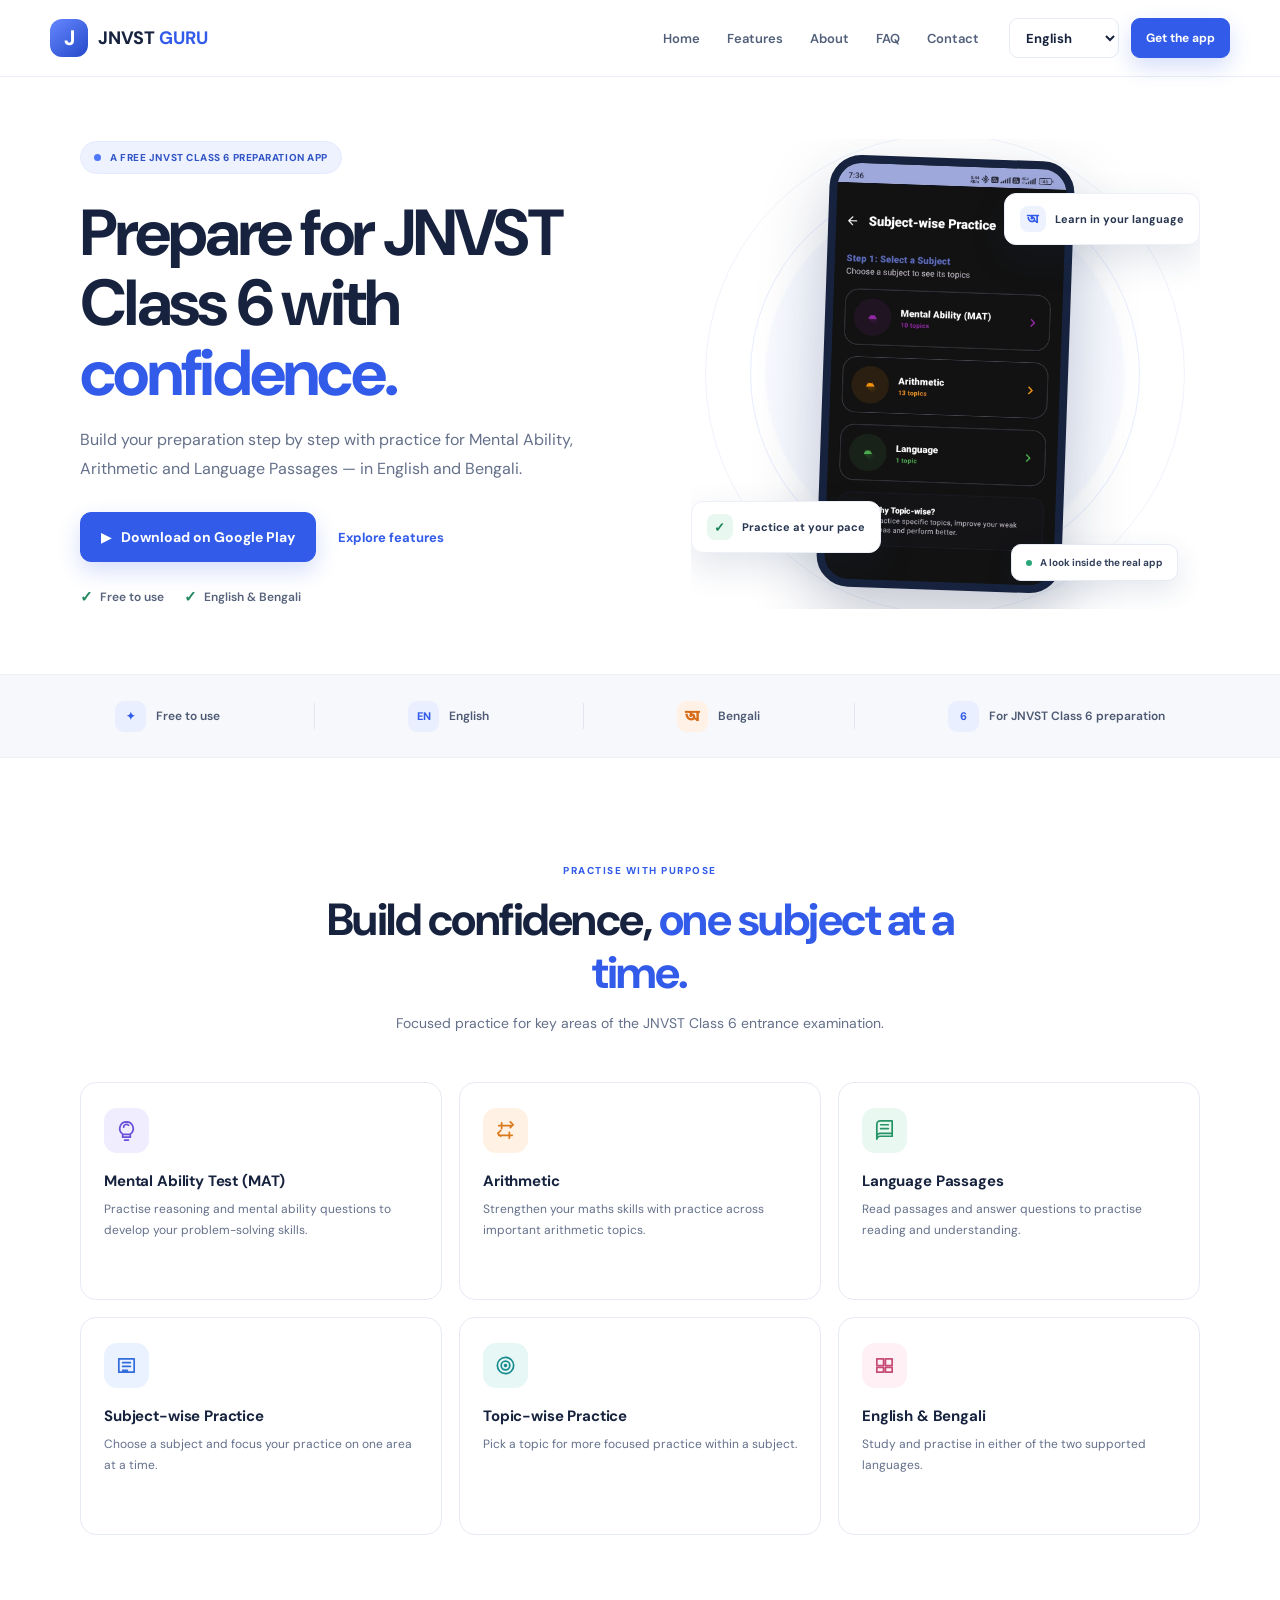
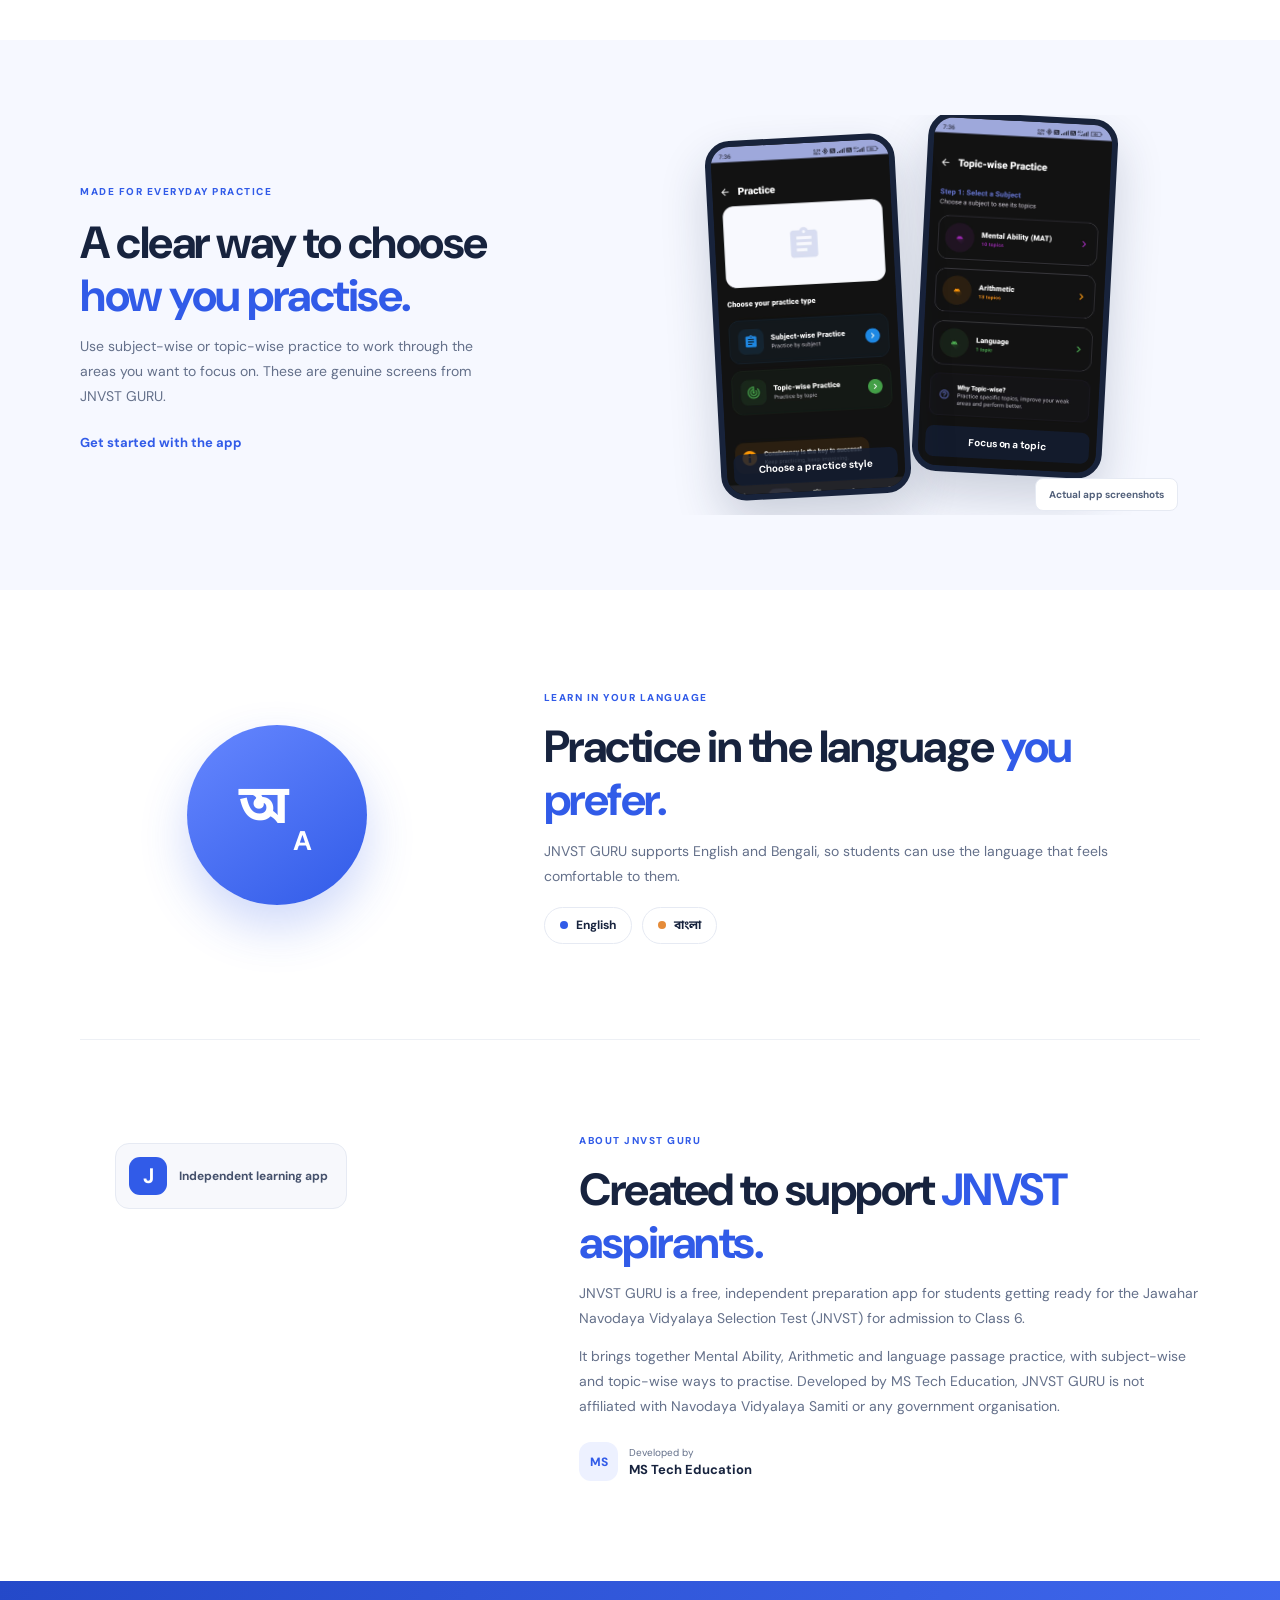
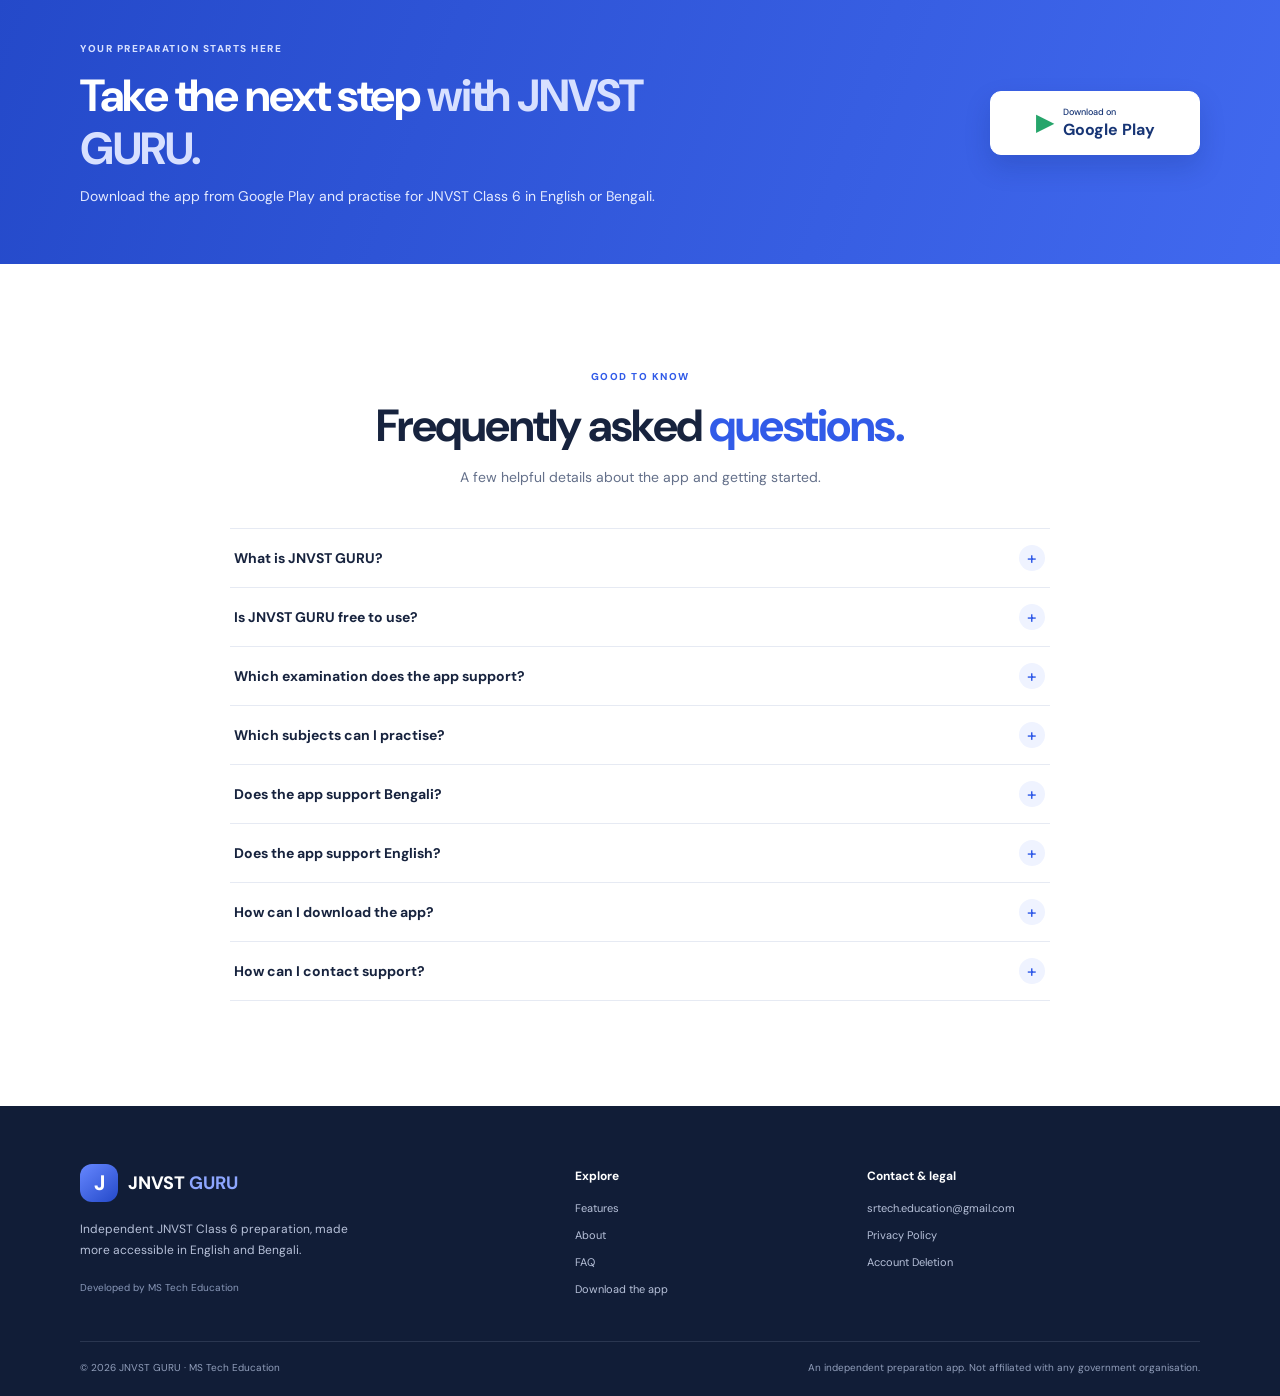
<file: index.html>
<!doctype html>
<html lang="en">
<head>
  <meta charset="utf-8">
  <meta name="viewport" content="width=device-width, initial-scale=1">
  <meta name="theme-color" content="#f7f9ff">
  <meta name="description" content="Prepare for JNVST Class 6 with free Mental Ability, Arithmetic and language passage practice in English and Bengali.">
  <meta name="robots" content="index, follow">
  <link rel="canonical" href="https://srtecheducation-lab.github.io/jnvst-guru-web/">
  <meta property="og:type" content="website">
  <meta property="og:site_name" content="JNVST GURU">
  <meta property="og:title" content="JNVST GURU — JNVST Class 6 Preparation">
  <meta property="og:description" content="Free JNVST Class 6 practice for Mental Ability, Arithmetic and language passages in English and Bengali.">
  <meta property="og:url" content="https://srtecheducation-lab.github.io/jnvst-guru-web/">
  <meta property="og:image" content="https://srtecheducation-lab.github.io/jnvst-guru-web/assets/images/screenshots/subject-wise-practice.jpeg">
  <meta property="og:image:alt" content="JNVST GURU app showing subject-wise practice options">
  <meta name="twitter:card" content="summary">
  <meta name="twitter:title" content="JNVST GURU — JNVST Class 6 Preparation">
  <meta name="twitter:description" content="Free JNVST Class 6 practice in English and Bengali.">
  <meta name="twitter:image:alt" content="JNVST GURU app showing subject-wise practice options">
  <meta name="twitter:image" content="https://srtecheducation-lab.github.io/jnvst-guru-web/assets/images/screenshots/subject-wise-practice.jpeg">
  <link rel="preconnect" href="https://fonts.googleapis.com">
  <link rel="preconnect" href="https://fonts.gstatic.com" crossorigin>
  <link rel="stylesheet" href="https://fonts.googleapis.com/css2?family=DM+Sans:wght@400;500;600;700;800&family=Noto+Sans+Bengali:wght@400;500;600;700;800&display=swap">
  <title>JNVST GURU — JNVST Class 6 Preparation</title>
  <link rel="icon" href="assets/images/favicon.svg" type="image/svg+xml">
  <link rel="preload" as="image" href="assets/images/screenshots/subject-wise-practice.jpeg">
  <link rel="stylesheet" href="assets/css/style.css?v=4">
  <script src="assets/js/main.js?v=4" defer></script>
</head>
<body>
  <a class="skip-link" href="#main" data-en="Skip to content" data-bn="মূল বিষয়বস্তুতে যান">Skip to content</a>
  <header class="site-header">
    <div class="header-inner">
      <a class="brand" href="#home" aria-label="JNVST GURU home" data-aria-en="JNVST GURU home" data-aria-bn="JNVST GURU হোম">
        <span class="brand-mark" aria-hidden="true">J</span>
        <span>JNVST <b>GURU</b></span>
      </a>
      <button class="menu-toggle" id="menu" type="button" aria-label="Open navigation" aria-expanded="false" aria-controls="nav">
        <span></span><span></span><span></span>
      </button>
      <nav class="site-nav" id="nav" aria-label="Main navigation" data-aria-en="Main navigation" data-aria-bn="মূল নেভিগেশন">
        <a href="#home" data-en="Home" data-bn="হোম">Home</a>
        <a href="#features" data-en="Features" data-bn="বৈশিষ্ট্য">Features</a>
        <a href="#about" data-en="About" data-bn="পরিচিতি">About</a>
        <a href="#faq" data-en="FAQ" data-bn="প্রশ্নোত্তর">FAQ</a>
        <a href="#contact" data-en="Contact" data-bn="যোগাযোগ">Contact</a>
      </nav>
      <div class="header-actions">
        <label class="language-select">
          <span class="sr-only" data-en="Select language" data-bn="ভাষা বেছে নিন">Select language</span>
          <select id="lang" aria-label="Select language">
            <option value="en">English</option>
            <option value="bn">বাংলা</option>
          </select>
        </label>
        <a class="button button-small" href="https://play.google.com/store/apps/details?id=com.jnvst.guru" target="_blank" rel="noopener noreferrer" data-en="Get the app" data-bn="অ্যাপ ডাউনলোড">Get the app</a>
      </div>
    </div>
  </header>

  <main id="main">
    <section class="hero section-wrap" id="home">
      <div class="hero-copy">
        <span class="eyebrow"><span class="eyebrow-dot" aria-hidden="true"></span><span data-en="A FREE JNVST CLASS 6 PREPARATION APP" data-bn="JNVST ষষ্ঠ শ্রেণির প্রস্তুতির বিনামূল্যের অ্যাপ">A FREE JNVST CLASS 6 PREPARATION APP</span></span>
        <h1 data-en="Prepare for JNVST Class 6 with <em>confidence.</em>" data-bn="আত্মবিশ্বাসের সঙ্গে JNVST ষষ্ঠ শ্রেণির পরীক্ষার <em>প্রস্তুতি নিন।</em>">Prepare for JNVST Class 6 with <em>confidence.</em></h1>
        <p class="hero-description" data-en="Build your preparation step by step with practice for Mental Ability, Arithmetic and Language Passages — in English and Bengali." data-bn="মানসিক দক্ষতা, পাটিগণিত ও ভাষার অনুচ্ছেদ অনুশীলনের মাধ্যমে ধাপে ধাপে প্রস্তুতি গড়ে তুলুন—বাংলা ও ইংরেজিতে।">Build your preparation step by step with practice for Mental Ability, Arithmetic and Language Passages — in English and Bengali.</p>
        <div class="hero-actions">
          <a class="button" href="https://play.google.com/store/apps/details?id=com.jnvst.guru" target="_blank" rel="noopener noreferrer"><span class="play-icon" aria-hidden="true">▶</span><span data-en="Download on Google Play" data-bn="Google Play থেকে ডাউনলোড করুন">Download on Google Play</span></a>
          <a class="text-link" href="#features" data-en="Explore features" data-bn="বৈশিষ্ট্যগুলি দেখুন">Explore features <span aria-hidden="true">→</span></a>
        </div>
        <div class="hero-notes">
          <span><span class="check" aria-hidden="true">✓</span><span data-en="Free to use" data-bn="বিনামূল্যে ব্যবহার করুন">Free to use</span></span>
          <span><span class="check" aria-hidden="true">✓</span><span data-en="English & Bengali" data-bn="বাংলা ও ইংরেজি">English & Bengali</span></span>
        </div>
      </div>
      <figure class="hero-visual">
        <div class="visual-orbit orbit-one" aria-hidden="true"></div>
        <div class="visual-orbit orbit-two" aria-hidden="true"></div>
        <div class="screenshot-frame">
          <img src="assets/images/screenshots/subject-wise-practice.jpeg" alt="JNVST GURU app showing subject-wise practice options for Mental Ability, Arithmetic and Language" data-alt-en="JNVST GURU app showing subject-wise practice options for Mental Ability, Arithmetic and Language" data-alt-bn="JNVST GURU অ্যাপে মানসিক দক্ষতা, পাটিগণিত ও ভাষা বিষয়ের অনুশীলনের পর্দা" width="720" height="1920" fetchpriority="high">
        </div>
        <figcaption class="screenshot-label"><span class="live-dot" aria-hidden="true"></span><span data-en="A look inside the real app" data-bn="অ্যাপের আসল পর্দার ছবি">A look inside the real app</span></figcaption>
        <div class="visual-card visual-card-top"><span class="mini-icon" aria-hidden="true">অ</span><span data-en="Learn in your language" data-bn="নিজের ভাষায় শিখুন">Learn in your language</span></div>
        <div class="visual-card visual-card-bottom"><span class="mini-check" aria-hidden="true">✓</span><span data-en="Practice at your pace" data-bn="নিজের গতিতে অনুশীলন করুন">Practice at your pace</span></div>
      </figure>
    </section>

    <section class="trust-strip" aria-label="App highlights" data-aria-en="App highlights" data-aria-bn="অ্যাপের বিশেষ দিক">
      <div class="trust-inner">
        <div><span class="trust-icon" aria-hidden="true">✦</span><span data-en="Free to use" data-bn="বিনামূল্যে ব্যবহারযোগ্য">Free to use</span></div>
        <span class="trust-divider" aria-hidden="true"></span>
        <div><span class="trust-icon" aria-hidden="true">EN</span><span data-en="English" data-bn="ইংরেজি">English</span></div>
        <span class="trust-divider" aria-hidden="true"></span>
        <div><span class="trust-icon bengali-icon" aria-hidden="true">অ</span><span data-en="Bengali" data-bn="বাংলা">Bengali</span></div>
        <span class="trust-divider" aria-hidden="true"></span>
        <div><span class="trust-icon" aria-hidden="true">6</span><span data-en="For JNVST Class 6 preparation" data-bn="JNVST ষষ্ঠ শ্রেণির প্রস্তুতির জন্য">For JNVST Class 6 preparation</span></div>
      </div>
    </section>

    <section class="section section-wrap features-section" id="features">
      <div class="section-heading">
        <span class="section-kicker" data-en="PRACTISE WITH PURPOSE" data-bn="লক্ষ্য রেখে অনুশীলন">PRACTISE WITH PURPOSE</span>
        <h2 data-en="Build confidence, <em>one subject at a time.</em>" data-bn="প্রতিটি বিষয়ে অনুশীলনে <em>আত্মবিশ্বাস বাড়ান।</em>">Build confidence, <em>one subject at a time.</em></h2>
        <p data-en="Focused practice for key areas of the JNVST Class 6 entrance examination." data-bn="JNVST ষষ্ঠ শ্রেণির প্রবেশিকা পরীক্ষার গুরুত্বপূর্ণ বিষয়গুলিতে লক্ষ্যভিত্তিক অনুশীলন।">Focused practice for key areas of the JNVST Class 6 entrance examination.</p>
      </div>
      <div class="feature-grid">
        <article class="feature-card">
          <span class="feature-icon icon-purple" aria-hidden="true"><svg viewBox="0 0 24 24"><path d="M12 3a7 7 0 0 0-4 12.74V19h8v-3.26A7 7 0 0 0 12 3Zm-2 19h4m-5-6h6M9 8.5a3 3 0 0 1 5.2-2"/></svg></span>
          <h3 data-en="Mental Ability Test (MAT)" data-bn="মানসিক দক্ষতা পরীক্ষা (MAT)">Mental Ability Test (MAT)</h3>
          <p data-en="Practise reasoning and mental ability questions to develop your problem-solving skills." data-bn="যুক্তি ও মানসিক দক্ষতার প্রশ্ন অনুশীলন করে সমস্যা সমাধানের ক্ষমতা বাড়ান।">Practise reasoning and mental ability questions to develop your problem-solving skills.</p>
        </article>
        <article class="feature-card">
          <span class="feature-icon icon-orange" aria-hidden="true"><svg viewBox="0 0 24 24"><path d="M5 7h14M5 17h14M8 4v6m8 4v6M7 12l-3 3 3 3m10-9 3-3-3-3"/></svg></span>
          <h3 data-en="Arithmetic" data-bn="পাটিগণিত">Arithmetic</h3>
          <p data-en="Strengthen your maths skills with practice across important arithmetic topics." data-bn="পাটিগণিতের গুরুত্বপূর্ণ বিষয়গুলিতে অনুশীলন করে গণিতে দক্ষতা বাড়ান।">Strengthen your maths skills with practice across important arithmetic topics.</p>
        </article>
        <article class="feature-card">
          <span class="feature-icon icon-green" aria-hidden="true"><svg viewBox="0 0 24 24"><path d="M4 5.5A3.5 3.5 0 0 1 7.5 2H20v16H7.5A3.5 3.5 0 0 0 4 21V5.5ZM4 18.5A3.5 3.5 0 0 1 7.5 15H20M8 6h8m-8 4h8"/></svg></span>
          <h3 data-en="Language Passages" data-bn="ভাষার অনুচ্ছেদ">Language Passages</h3>
          <p data-en="Read passages and answer questions to practise reading and understanding." data-bn="অনুচ্ছেদ পড়ে প্রশ্নের উত্তর দিন, বাড়ান পড়ে বোঝার অভ্যাস।">Read passages and answer questions to practise reading and understanding.</p>
        </article>
        <article class="feature-card">
          <span class="feature-icon icon-blue" aria-hidden="true"><svg viewBox="0 0 24 24"><path d="M4 5h16v14H4zM8 9h8m-8 4h8m-8 4h5"/></svg></span>
          <h3 data-en="Subject-wise Practice" data-bn="বিষয়ভিত্তিক অনুশীলন">Subject-wise Practice</h3>
          <p data-en="Choose a subject and focus your practice on one area at a time." data-bn="একটি বিষয় বেছে নিয়ে সেই বিষয়েই মন দিয়ে অনুশীলন করুন।">Choose a subject and focus your practice on one area at a time.</p>
        </article>
        <article class="feature-card">
          <span class="feature-icon icon-teal" aria-hidden="true"><svg viewBox="0 0 24 24"><circle cx="12" cy="12" r="8.5"/><circle cx="12" cy="12" r="4.5"/><circle cx="12" cy="12" r="1"/></svg></span>
          <h3 data-en="Topic-wise Practice" data-bn="বিষয়ভিত্তিক অধ্যায় অনুশীলন">Topic-wise Practice</h3>
          <p data-en="Pick a topic for more focused practice within a subject." data-bn="কোনও বিষয়ের নির্দিষ্ট অধ্যায় বেছে নিয়ে অনুশীলন করুন।">Pick a topic for more focused practice within a subject.</p>
        </article>
        <article class="feature-card">
          <span class="feature-icon icon-pink" aria-hidden="true"><svg viewBox="0 0 24 24"><path d="M4 5h7v7H4zM13 5h7v7h-7zM4 14h7v5H4zM13 14h7v5h-7z"/></svg></span>
          <h3 data-en="English & Bengali" data-bn="বাংলা ও ইংরেজি">English & Bengali</h3>
          <p data-en="Study and practise in either of the two supported languages." data-bn="সমর্থিত দুটি ভাষার মধ্যে নিজের পছন্দের ভাষায় পড়ুন ও অনুশীলন করুন।">Study and practise in either of the two supported languages.</p>
        </article>
      </div>
    </section>

    <section class="app-preview">
      <div class="section-wrap preview-layout">
        <div class="preview-copy">
          <span class="section-kicker" data-en="MADE FOR EVERYDAY PRACTICE" data-bn="রোজকার অনুশীলনের জন্য">MADE FOR EVERYDAY PRACTICE</span>
          <h2 data-en="A clear way to choose <em>how you practise.</em>" data-bn="কীভাবে অনুশীলন করবেন, <em>তা বেছে নিন সহজেই।</em>">A clear way to choose <em>how you practise.</em></h2>
          <p data-en="Use subject-wise or topic-wise practice to work through the areas you want to focus on. These are genuine screens from JNVST GURU." data-bn="বিষয়ভিত্তিক বা অধ্যায়ভিত্তিক অনুশীলন বেছে নিয়ে আপনার পছন্দের বিষয়গুলিতে মন দিন। ছবিগুলি JNVST GURU অ্যাপের আসল পর্দার।">Use subject-wise or topic-wise practice to work through the areas you want to focus on. These are genuine screens from JNVST GURU.</p>
          <a class="text-link" href="#download" data-en="Get started with the app" data-bn="অ্যাপ ব্যবহার শুরু করুন">Get started with the app <span aria-hidden="true">→</span></a>
        </div>
        <div class="preview-gallery">
          <figure class="preview-shot preview-shot-main">
            <img src="assets/images/screenshots/practice.jpeg" alt="JNVST GURU app practice screen with subject-wise and topic-wise practice choices" data-alt-en="JNVST GURU app practice screen with subject-wise and topic-wise practice choices" data-alt-bn="JNVST GURU অ্যাপে বিষয়ভিত্তিক ও অধ্যায়ভিত্তিক অনুশীলনের বিকল্প" width="720" height="1920" loading="lazy">
            <figcaption data-en="Choose a practice style" data-bn="অনুশীলনের ধরন বেছে নিন">Choose a practice style</figcaption>
          </figure>
          <figure class="preview-shot preview-shot-secondary">
            <img src="assets/images/screenshots/topic-wise-practice.jpeg" alt="JNVST GURU app topic-wise practice screen" data-alt-en="JNVST GURU app topic-wise practice screen" data-alt-bn="JNVST GURU অ্যাপে অধ্যায়ভিত্তিক অনুশীলনের পর্দা" width="720" height="1920" loading="lazy">
            <figcaption data-en="Focus on a topic" data-bn="নির্দিষ্ট অধ্যায়ে মন দিন">Focus on a topic</figcaption>
          </figure>
          <span class="preview-caption" data-en="Actual app screenshots" data-bn="অ্যাপের আসল পর্দার ছবি">Actual app screenshots</span>
        </div>
      </div>
    </section>

    <section class="language-section section-wrap">
      <div class="language-art" aria-hidden="true"><span class="language-letter">অ</span><span class="language-letter language-letter-latin">A</span></div>
      <div class="language-copy">
        <span class="section-kicker" data-en="LEARN IN YOUR LANGUAGE" data-bn="নিজের ভাষায় শিখুন">LEARN IN YOUR LANGUAGE</span>
        <h2 data-en="Practice in the language <em>you prefer.</em>" data-bn="আপনার পছন্দের ভাষায় <em>অনুশীলন করুন।</em>">Practice in the language <em>you prefer.</em></h2>
        <p data-en="JNVST GURU supports English and Bengali, so students can use the language that feels comfortable to them." data-bn="JNVST GURU-তে বাংলা ও ইংরেজি—দুই ভাষাতেই অনুশীলন করা যায়। শিক্ষার্থীরা স্বচ্ছন্দ বোধ করেন এমন ভাষাটি বেছে নিতে পারেন।">JNVST GURU supports English and Bengali, so students can use the language that feels comfortable to them.</p>
        <div class="language-pills"><span data-en="<span class='pill-dot dot-blue'></span>English" data-bn="<span class='pill-dot dot-blue'></span>ইংরেজি"><span class="pill-dot dot-blue"></span>English</span><span><span class="pill-dot dot-orange"></span>বাংলা</span></div>
      </div>
    </section>

    <section class="about-section section-wrap" id="about">
      <div class="about-badge"><span aria-hidden="true">J</span><span data-en="Independent learning app" data-bn="স্বতন্ত্র শিক্ষামূলক অ্যাপ">Independent learning app</span></div>
      <div class="about-copy">
        <span class="section-kicker" data-en="ABOUT JNVST GURU" data-bn="JNVST GURU সম্পর্কে">ABOUT JNVST GURU</span>
        <h2 data-en="Created to support <em>JNVST aspirants.</em>" data-bn="JNVST পরীক্ষার্থীদের <em>সহায়তার জন্য তৈরি।</em>">Created to support <em>JNVST aspirants.</em></h2>
        <p data-en="JNVST GURU is a free, independent preparation app for students getting ready for the Jawahar Navodaya Vidyalaya Selection Test (JNVST) for admission to Class 6." data-bn="JNVST GURU ষষ্ঠ শ্রেণিতে ভর্তির Jawahar Navodaya Vidyalaya Selection Test (JNVST)-এর প্রস্তুতি নেওয়া শিক্ষার্থীদের জন্য একটি বিনামূল্যের, স্বতন্ত্র প্রস্তুতি অ্যাপ।">JNVST GURU is a free, independent preparation app for students getting ready for the Jawahar Navodaya Vidyalaya Selection Test (JNVST) for admission to Class 6.</p>
        <p data-en="It brings together Mental Ability, Arithmetic and language passage practice, with subject-wise and topic-wise ways to practise. Developed by MS Tech Education, JNVST GURU is not affiliated with Navodaya Vidyalaya Samiti or any government organisation." data-bn="এতে মানসিক দক্ষতা, পাটিগণিত ও ভাষার অনুচ্ছেদ অনুশীলনের পাশাপাশি বিষয়ভিত্তিক ও অধ্যায়ভিত্তিক অনুশীলনের সুবিধা রয়েছে। MS Tech Education-এর তৈরি JNVST GURU, Navodaya Vidyalaya Samiti বা কোনও সরকারি সংস্থার সঙ্গে যুক্ত নয়।">It brings together Mental Ability, Arithmetic and language passage practice, with subject-wise and topic-wise ways to practise. Developed by MS Tech Education, JNVST GURU is not affiliated with Navodaya Vidyalaya Samiti or any government organisation.</p>
        <div class="developer-line"><span class="developer-mark" aria-hidden="true">MS</span><span><small data-en="Developed by" data-bn="নির্মাতা">Developed by</small><strong>MS Tech Education</strong></span></div>
      </div>
    </section>

    <section class="download-section" id="download">
      <div class="download-inner section-wrap">
        <div>
          <span class="section-kicker" data-en="YOUR PREPARATION STARTS HERE" data-bn="আপনার প্রস্তুতি শুরু হোক এখান থেকেই">YOUR PREPARATION STARTS HERE</span>
          <h2 data-en="Take the next step <em>with JNVST GURU.</em>" data-bn="JNVST GURU-র সঙ্গে <em>এগিয়ে চলুন প্রস্তুতিতে।</em>">Take the next step <em>with JNVST GURU.</em></h2>
          <p data-en="Download the app from Google Play and practise for JNVST Class 6 in English or Bengali." data-bn="Google Play থেকে অ্যাপ ডাউনলোড করে বাংলা বা ইংরেজিতে JNVST ষষ্ঠ শ্রেণির প্রস্তুতি নিন।">Download the app from Google Play and practise for JNVST Class 6 in English or Bengali.</p>
        </div>
        <a class="button button-light" href="https://play.google.com/store/apps/details?id=com.jnvst.guru" target="_blank" rel="noopener noreferrer"><span class="google-play-icon" aria-hidden="true">▶</span><span><small data-en="Download on" data-bn="ডাউনলোড করুন">Download on</small><strong>Google Play</strong></span></a>
      </div>
    </section>

    <section class="faq-section section-wrap" id="faq">
      <div class="section-heading">
        <span class="section-kicker" data-en="GOOD TO KNOW" data-bn="জেনে রাখুন">GOOD TO KNOW</span>
        <h2 data-en="Frequently asked <em>questions.</em>" data-bn="আপনাদের <em>সাধারণ কিছু প্রশ্ন।</em>">Frequently asked <em>questions.</em></h2>
        <p data-en="A few helpful details about the app and getting started." data-bn="অ্যাপটি সম্পর্কে ও ব্যবহার শুরু করার কিছু দরকারি তথ্য।">A few helpful details about the app and getting started.</p>
      </div>
      <div class="faq-list">
        <details class="faq-item">
          <summary data-en="What is JNVST GURU?" data-bn="JNVST GURU কী?">What is JNVST GURU?</summary>
          <p data-en="JNVST GURU is an independent preparation app for students preparing for the JNVST Class 6 entrance examination. It offers practice in Mental Ability, Arithmetic and language passages." data-bn="JNVST GURU হল JNVST ষষ্ঠ শ্রেণির প্রবেশিকা পরীক্ষার প্রস্তুতি নেওয়া শিক্ষার্থীদের জন্য একটি স্বতন্ত্র প্রস্তুতি অ্যাপ। এতে মানসিক দক্ষতা, পাটিগণিত ও ভাষার অনুচ্ছেদ অনুশীলন করা যায়।">JNVST GURU is an independent preparation app for students preparing for the JNVST Class 6 entrance examination. It offers practice in Mental Ability, Arithmetic and language passages.</p>
        </details>
        <details class="faq-item">
          <summary data-en="Is JNVST GURU free to use?" data-bn="JNVST GURU কি বিনামূল্যে ব্যবহার করা যায়?">Is JNVST GURU free to use?</summary>
          <p data-en="Yes. JNVST GURU is free to use." data-bn="হ্যাঁ। JNVST GURU বিনামূল্যে ব্যবহার করা যায়।">Yes. JNVST GURU is free to use.</p>
        </details>
        <details class="faq-item">
          <summary data-en="Which examination does the app support?" data-bn="এই অ্যাপটি কোন পরীক্ষার প্রস্তুতিতে সাহায্য করে?">Which examination does the app support?</summary>
          <p data-en="The app supports preparation for the Jawahar Navodaya Vidyalaya Selection Test (JNVST) for admission to Class 6." data-bn="ষষ্ঠ শ্রেণিতে ভর্তির Jawahar Navodaya Vidyalaya Selection Test (JNVST)-এর প্রস্তুতিতে এই অ্যাপটি সাহায্য করে।">The app supports preparation for the Jawahar Navodaya Vidyalaya Selection Test (JNVST) for admission to Class 6.</p>
        </details>
        <details class="faq-item">
          <summary data-en="Which subjects can I practise?" data-bn="কোন কোন বিষয়ে অনুশীলন করা যায়?">Which subjects can I practise?</summary>
          <p data-en="You can practise Mental Ability Test (MAT), Arithmetic and Language Passages. Practice can be organised subject-wise or topic-wise." data-bn="মানসিক দক্ষতা পরীক্ষা (MAT), পাটিগণিত ও ভাষার অনুচ্ছেদ অনুশীলন করতে পারবেন। বিষয় বা অধ্যায় বেছে নিয়েও অনুশীলন করা যায়।">You can practise Mental Ability Test (MAT), Arithmetic and Language Passages. Practice can be organised subject-wise or topic-wise.</p>
        </details>
        <details class="faq-item">
          <summary data-en="Does the app support Bengali?" data-bn="অ্যাপটিতে কি বাংলা ভাষা রয়েছে?">Does the app support Bengali?</summary>
          <p data-en="Yes. Bengali is one of the supported languages in JNVST GURU." data-bn="হ্যাঁ। JNVST GURU-তে বাংলা ভাষায় অনুশীলন করা যায়।">Yes. Bengali is one of the supported languages in JNVST GURU.</p>
        </details>
        <details class="faq-item">
          <summary data-en="Does the app support English?" data-bn="অ্যাপটিতে কি ইংরেজি ভাষা রয়েছে?">Does the app support English?</summary>
          <p data-en="Yes. You can also use JNVST GURU in English." data-bn="হ্যাঁ। JNVST GURU ইংরেজিতেও ব্যবহার করা যায়।">Yes. JNVST GURU is also available in English.</p>
        </details>
        <details class="faq-item">
          <summary data-en="How can I download the app?" data-bn="অ্যাপটি কীভাবে ডাউনলোড করব?">How can I download the app?</summary>
          <p data-en="Use the Google Play download button on this page to open the JNVST GURU listing." data-bn="এই পাতার Google Play ডাউনলোড বোতামে চাপ দিলে JNVST GURU-র অ্যাপের পাতাটি খুলবে।">Use the Google Play download button on this page to open the JNVST GURU listing.</p>
        </details>
        <details class="faq-item">
          <summary data-en="How can I contact support?" data-bn="সহায়তার জন্য কীভাবে যোগাযোগ করব?">How can I contact support?</summary>
          <p data-en="Email MS Tech Education at &lt;a href='mailto:srtech.education@gmail.com'&gt;srtech.education@gmail.com&lt;/a&gt;." data-bn="MS Tech Education-কে &lt;a href='mailto:srtech.education@gmail.com'&gt;srtech.education@gmail.com&lt;/a&gt; ঠিকানায় ইমেল করুন।">Email MS Tech Education at <a href="mailto:srtech.education@gmail.com">srtech.education@gmail.com</a>.</p>
        </details>
      </div>
    </section>
  </main>

  <footer class="site-footer" id="contact">
    <div class="footer-main section-wrap">
      <div class="footer-brand-block">
        <a class="brand brand-footer" href="#home"><span class="brand-mark" aria-hidden="true">J</span><span>JNVST <b>GURU</b></span></a>
        <p data-en="Independent JNVST Class 6 preparation, made more accessible in English and Bengali." data-bn="বাংলা ও ইংরেজিতে JNVST ষষ্ঠ শ্রেণির প্রস্তুতিকে আরও সহজলভ্য করার স্বতন্ত্র উদ্যোগ।">Independent JNVST Class 6 preparation, made more accessible in English and Bengali.</p>
        <span class="footer-developer" data-en="Developed by MS Tech Education" data-bn="নির্মাতা: MS Tech Education">Developed by MS Tech Education</span>
      </div>
      <div class="footer-column">
        <h2 data-en="Explore" data-bn="আরও জানুন">Explore</h2>
        <a href="#features" data-en="Features" data-bn="বৈশিষ্ট্য">Features</a>
        <a href="#about" data-en="About" data-bn="পরিচিতি">About</a>
        <a href="#faq" data-en="FAQ" data-bn="প্রশ্নোত্তর">FAQ</a>
        <a href="https://play.google.com/store/apps/details?id=com.jnvst.guru" target="_blank" rel="noopener noreferrer" data-en="Download the app" data-bn="অ্যাপ ডাউনলোড">Download the app</a>
      </div>
      <div class="footer-column">
        <h2 data-en="Contact & legal" data-bn="যোগাযোগ ও আইনি তথ্য">Contact & legal</h2>
        <a href="mailto:srtech.education@gmail.com">srtech.education@gmail.com</a>
        <a href="https://srtecheducation-lab.github.io/jnvst-guru-legal/privacy-policy.html" target="_blank" rel="noopener noreferrer" data-en="Privacy Policy" data-bn="গোপনীয়তা নীতি">Privacy Policy</a>
        <a href="https://srtecheducation-lab.github.io/jnvst-guru-legal/delete-account.html" target="_blank" rel="noopener noreferrer" data-en="Account Deletion" data-bn="অ্যাকাউন্ট মুছে ফেলা">Account Deletion</a>
      </div>
    </div>
    <div class="footer-bottom section-wrap">
      <span>© <span id="year"></span> JNVST GURU · MS Tech Education</span>
      <span data-en="An independent preparation app. Not affiliated with any government organisation." data-bn="একটি স্বতন্ত্র প্রস্তুতি অ্যাপ। কোনও সরকারি সংস্থার সঙ্গে যুক্ত নয়।">An independent preparation app. Not affiliated with any government organisation.</span>
    </div>
  </footer>
</body>
</html>
</file>
<file: assets/css/style.css>
:root {
  color-scheme: light;
  --ink: #17233e;
  --muted: #64708a;
  --blue: #315be8;
  --blue-dark: #2347c7;
  --pale: #f5f7ff;
  --line: #e6eaf3;
  --white: #fff;
  --shadow: 0 22px 60px rgb(34 54 103 / 10%);
}

* { box-sizing: border-box; }
html { scroll-behavior: smooth; scroll-padding-top: 96px; }
body {
  margin: 0;
  color: var(--ink);
  background: var(--white);
  font-family: 'DM Sans', 'Noto Sans Bengali', sans-serif;
  -webkit-font-smoothing: antialiased;
}
body.bn { font-family: 'Noto Sans Bengali', 'DM Sans', sans-serif; }
a { color: inherit; text-decoration: none; }
button, select { font: inherit; }
button, a, select, summary { -webkit-tap-highlight-color: transparent; }
img { display: block; max-width: 100%; }
.section-wrap { width: min(1120px, calc(100% - 48px)); margin-inline: auto; }
.sr-only {
  position: absolute;
  width: 1px;
  height: 1px;
  padding: 0;
  margin: -1px;
  overflow: hidden;
  clip: rect(0, 0, 0, 0);
  white-space: nowrap;
  border: 0;
}
.skip-link {
  position: fixed;
  z-index: 20;
  top: 10px;
  left: 10px;
  padding: 12px 16px;
  color: white;
  background: var(--blue-dark);
  border-radius: 8px;
  transform: translateY(-150%);
}
.skip-link:focus { transform: translateY(0); }

.site-header {
  position: sticky;
  z-index: 10;
  top: 0;
  background: rgb(255 255 255 / 94%);
  border-bottom: 1px solid rgb(230 234 243 / 80%);
  backdrop-filter: blur(14px);
}
.header-inner {
  width: min(1180px, calc(100% - 48px));
  min-height: 76px;
  margin: auto;
  display: flex;
  align-items: center;
  gap: 30px;
}
.brand { display: inline-flex; align-items: center; gap: 10px; white-space: nowrap; font-size: 18px; font-weight: 800; }
.brand b { color: var(--blue); }
.brand-mark {
  display: grid;
  width: 38px;
  height: 38px;
  place-items: center;
  color: white;
  background: linear-gradient(140deg, #6687ff, #2449c9);
  border-radius: 12px;
  font-size: 21px;
}
.site-nav { display: flex; align-items: center; gap: 27px; margin-left: auto; }
.site-nav a { color: #52607a; font-size: 13px; font-weight: 600; transition: color .18s ease; }
.site-nav a:hover, .site-nav a:focus-visible { color: var(--blue); }
.header-actions { display: flex; align-items: center; gap: 12px; }
.language-select { display: inline-flex; }
#lang {
  min-width: 108px;
  height: 40px;
  padding: 0 30px 0 12px;
  color: var(--ink);
  background: white;
  border: 1px solid var(--line);
  border-radius: 9px;
  font-size: 13px;
  font-weight: 700;
  cursor: pointer;
}
#lang:focus-visible, a:focus-visible, button:focus-visible, summary:focus-visible {
  outline: 3px solid rgb(49 91 232 / 35%);
  outline-offset: 3px;
}
.button {
  display: inline-flex;
  min-height: 50px;
  align-items: center;
  justify-content: center;
  gap: 10px;
  padding: 0 20px;
  color: white;
  background: var(--blue);
  border: 1px solid var(--blue);
  border-radius: 11px;
  box-shadow: 0 9px 22px rgb(49 91 232 / 20%);
  font-size: 14px;
  font-weight: 700;
  transition: background .18s ease, transform .18s ease, box-shadow .18s ease;
}
.button:hover { background: var(--blue-dark); box-shadow: 0 12px 26px rgb(49 91 232 / 26%); transform: translateY(-1px); }
.button-small { min-height: 40px; padding-inline: 14px; border-radius: 9px; font-size: 12px; }
.menu-toggle { display: none; }

.hero {
  min-height: 594px;
  display: grid;
  grid-template-columns: 1.05fr .95fr;
  align-items: center;
  gap: 48px;
  padding-block: 62px 65px;
}
.hero-copy { position: relative; z-index: 1; }
.eyebrow {
  display: inline-flex;
  align-items: center;
  gap: 9px;
  padding: 9px 13px;
  color: #3155c5;
  background: #eef2ff;
  border: 1px solid #e4eaff;
  border-radius: 30px;
  font-size: 10px;
  font-weight: 800;
  letter-spacing: .55px;
}
.eyebrow-dot, .live-dot { width: 7px; height: 7px; flex: 0 0 7px; background: #4e77fa; border-radius: 50%; }
h1, h2, h3, p { margin-top: 0; }
.hero h1 {
  max-width: 640px;
  margin: 24px 0 18px;
  font-size: clamp(42px, 5.3vw, 65px);
  line-height: 1.08;
  letter-spacing: -2.7px;
}
h1 em, h2 em { color: var(--blue); font-style: normal; }
.hero-description { max-width: 570px; margin-bottom: 0; color: var(--muted); font-size: 16px; line-height: 1.8; }
.hero-actions { display: flex; align-items: center; flex-wrap: wrap; gap: 22px; margin-top: 28px; }
.play-icon { font-size: 13px; }
.text-link { display: inline-flex; align-items: center; gap: 8px; color: var(--blue); font-size: 13px; font-weight: 700; }
.text-link span { font-size: 18px; transition: transform .18s ease; }
.text-link:hover span { transform: translateX(3px); }
.hero-notes { display: flex; flex-wrap: wrap; gap: 20px; margin-top: 25px; color: #56617a; font-size: 12px; font-weight: 600; }
.hero-notes > span { display: inline-flex; align-items: center; gap: 7px; }
.check { color: #23885f; font-size: 15px; font-weight: 800; }
.hero-visual { position: relative; display: grid; min-height: 470px; place-items: center; overflow: hidden; margin: 0; }
.visual-orbit { position: absolute; border: 1px solid #e8edff; border-radius: 50%; }
.orbit-one { width: 390px; height: 390px; background: radial-gradient(circle, #f3f6ff 0, #f8faff 65%, transparent 66%); }
.orbit-two { width: 480px; height: 480px; border-color: #f0f3fb; }
.screenshot-frame {
  position: relative;
  z-index: 1;
  width: 245px;
  height: 432px;
  overflow: hidden;
  background: #111;
  border: 8px solid #17233e;
  border-radius: 32px;
  box-shadow: 0 28px 65px rgb(27 43 82 / 26%);
  transform: rotate(2deg);
}
.screenshot-frame img { width: 100%; height: 100%; object-fit: cover; object-position: center top; }
.screenshot-label {
  position: absolute;
  z-index: 2;
  right: 22px;
  bottom: 28px;
  display: inline-flex;
  align-items: center;
  gap: 8px;
  padding: 11px 14px;
  color: #34415d;
  background: white;
  border: 1px solid var(--line);
  border-radius: 10px;
  box-shadow: 0 10px 28px rgb(34 54 103 / 12%);
  font-size: 10px;
  font-weight: 700;
}
.live-dot { width: 6px; height: 6px; flex-basis: 6px; background: #2aa679; }
.visual-card {
  position: absolute;
  z-index: 2;
  display: flex;
  align-items: center;
  gap: 9px;
  padding: 12px 15px;
  color: #283651;
  background: white;
  border: 1px solid #edf0f7;
  border-radius: 12px;
  box-shadow: 0 14px 36px rgb(34 54 103 / 13%);
  font-size: 11px;
  font-weight: 700;
}
.visual-card-top { top: 54px; right: 0; }
.visual-card-bottom { bottom: 56px; left: 0; }
.mini-icon, .mini-check { display: grid; width: 26px; height: 26px; place-items: center; color: var(--blue); background: #eef2ff; border-radius: 8px; font-size: 13px; }
.mini-check { color: #178356; background: #e8f7ef; }

.trust-strip { background: #f7f8fc; border-block: 1px solid #eff1f6; }
.trust-inner { width: min(1050px, calc(100% - 48px)); min-height: 82px; margin: auto; display: flex; align-items: center; justify-content: space-between; gap: 20px; }
.trust-inner > div { display: inline-flex; align-items: center; gap: 10px; color: #4c5872; font-size: 12px; font-weight: 600; }
.trust-icon { display: grid; width: 31px; height: 31px; place-items: center; color: var(--blue); background: #e9efff; border-radius: 9px; font-size: 11px; font-weight: 800; }
.bengali-icon { color: #d66b19; background: #fff1e6; font-size: 16px; }
.trust-divider { width: 1px; height: 26px; background: #e2e6ef; }

.features-section { padding-block: 100px 105px; }
.section-heading { max-width: 680px; margin: 0 auto 46px; text-align: center; }
.section-kicker { color: var(--blue); font-size: 10px; font-weight: 800; letter-spacing: 1.5px; }
.section-heading h2, .preview-copy h2, .language-copy h2, .about-copy h2, .download-inner h2 {
  margin: 14px 0 12px;
  font-size: clamp(32px, 4vw, 45px);
  line-height: 1.18;
  letter-spacing: -1.5px;
}
.section-heading p, .preview-copy > p, .language-copy > p, .about-copy > p, .download-inner > div > p {
  color: var(--muted);
  font-size: 14px;
  line-height: 1.8;
}
.section-heading p { max-width: 580px; margin: 0 auto; }
.feature-grid { display: grid; grid-template-columns: repeat(3, 1fr); gap: 17px; }
.feature-card {
  min-height: 218px;
  padding: 25px 23px;
  background: white;
  border: 1px solid var(--line);
  border-radius: 16px;
  transition: transform .2s ease, box-shadow .2s ease, border-color .2s ease;
}
.feature-card:hover { border-color: #d7dfff; box-shadow: var(--shadow); transform: translateY(-3px); }
.feature-icon { display: grid; width: 45px; height: 45px; place-items: center; border-radius: 13px; }
.feature-icon svg { width: 23px; height: 23px; fill: none; stroke: currentColor; stroke-width: 1.8; stroke-linecap: round; stroke-linejoin: round; }
.icon-purple { color: #6a50d9; background: #f0edff; }
.icon-orange { color: #db7a1d; background: #fff2e4; }
.icon-green { color: #259466; background: #e9f8f0; }
.icon-blue { color: #326cda; background: #eaf2ff; }
.icon-teal { color: #198b8e; background: #e6f7f6; }
.icon-pink { color: #c64b77; background: #fff0f5; }
.feature-card h3 { margin: 18px 0 8px; font-size: 15px; letter-spacing: -.15px; }
.feature-card p { margin: 0; color: var(--muted); font-size: 12px; line-height: 1.75; }

.app-preview { overflow: hidden; background: #f6f8ff; }
.preview-layout { min-height: 510px; display: grid; grid-template-columns: .9fr 1.1fr; align-items: center; gap: 70px; padding-block: 75px; }
.preview-copy h2 { max-width: 450px; margin-top: 16px; }
.preview-copy > p { max-width: 430px; margin-bottom: 22px; }
.preview-gallery { position: relative; display: flex; align-items: flex-start; justify-content: center; min-height: 400px; gap: 17px; overflow: hidden; }
.preview-shot {
  position: relative;
  width: 190px;
  height: 360px;
  overflow: hidden;
  margin: 0;
  background: #111;
  border: 6px solid #18233b;
  border-radius: 25px;
  box-shadow: 0 22px 48px rgb(28 43 77 / 20%);
}
.preview-shot img { width: 100%; height: 100%; object-fit: cover; object-position: top center; }
.preview-shot-main { z-index: 1; margin-top: 22px; transform: rotate(-3deg); }
.preview-shot-secondary { margin-top: 0; transform: rotate(3deg); }
.preview-shot figcaption {
  position: absolute;
  right: 7px;
  bottom: 9px;
  left: 7px;
  padding: 9px 5px;
  color: white;
  background: rgb(20 30 50 / 83%);
  border-radius: 8px;
  text-align: center;
  font-size: 10px;
  font-weight: 700;
}
.preview-caption {
  position: absolute;
  right: 22px;
  bottom: 4px;
  padding: 9px 13px;
  color: #52607a;
  background: white;
  border: 1px solid var(--line);
  border-radius: 8px;
  font-size: 10px;
  font-weight: 700;
}

.language-section { display: grid; grid-template-columns: .75fr 1.25fr; align-items: center; gap: 70px; padding-block: 95px; }
.language-art { position: relative; display: flex; min-height: 215px; align-items: center; justify-content: center; }
.language-art::before { position: absolute; width: 180px; height: 180px; content: ''; background: linear-gradient(145deg, #6687ff, #315be8); border-radius: 50%; box-shadow: 0 22px 48px rgb(49 91 232 / 23%); }
.language-letter { position: relative; z-index: 1; color: white; font-size: 54px; font-weight: 700; transform: translate(-13px, -8px); }
.language-letter-latin { position: absolute; font-size: 27px; transform: translate(26px, 26px); }
.language-copy h2 { max-width: 560px; }
.language-copy > p { max-width: 590px; margin-bottom: 18px; }
.language-pills { display: flex; gap: 10px; }
.language-pills > span { display: inline-flex; align-items: center; gap: 8px; padding: 9px 15px; background: white; border: 1px solid var(--line); border-radius: 30px; font-size: 12px; font-weight: 700; }
.pill-dot { width: 8px; height: 8px; border-radius: 50%; }
.dot-blue { background: var(--blue); }
.dot-orange { background: #e58b39; }

.about-section { display: grid; grid-template-columns: .8fr 1.2fr; align-items: start; gap: 85px; padding-block: 88px 100px; border-top: 1px solid #edf0f5; }
.about-badge { display: inline-flex; align-items: center; gap: 12px; width: fit-content; margin: 15px 0 0 35px; padding: 13px 18px 13px 13px; color: #45516c; background: #f7f8fc; border: 1px solid var(--line); border-radius: 14px; font-size: 12px; font-weight: 700; }
.about-badge > span:first-child { display: grid; width: 38px; height: 38px; place-items: center; color: white; background: var(--blue); border-radius: 11px; font-size: 21px; }
.about-copy h2 { max-width: 560px; }
.about-copy > p { margin-bottom: 12px; }
.developer-line { display: flex; align-items: center; gap: 11px; margin-top: 23px; }
.developer-mark { display: grid; width: 39px; height: 39px; place-items: center; color: var(--blue); background: #edf1ff; border-radius: 12px; font-size: 12px; font-weight: 800; }
.developer-line > span:last-child { display: flex; flex-direction: column; gap: 2px; }
.developer-line small { color: var(--muted); font-size: 10px; }
.developer-line strong { font-size: 13px; }

.download-section { color: white; background: linear-gradient(110deg, #2449c9, #4169ef); }
.download-inner { min-height: 265px; display: flex; align-items: center; justify-content: space-between; gap: 40px; padding-block: 55px; }
.download-inner .section-kicker { color: #d7e0ff; }
.download-inner h2 { max-width: 620px; margin-block: 12px 9px; color: white; }
.download-inner h2 em { color: #d7e0ff; }
.download-inner > div > p { max-width: 590px; margin-bottom: 0; color: #e4eaff; }
.button-light { min-width: 210px; min-height: 64px; color: #173575; background: white; border-color: white; box-shadow: 0 12px 26px rgb(13 34 100 / 18%); }
.button-light:hover { color: #173575; background: #f0f3ff; }
.google-play-icon { color: #26a56b; font-size: 22px; }
.button-light > span:last-child { display: flex; flex-direction: column; align-items: flex-start; gap: 1px; }
.button-light small { font-size: 9px; font-weight: 500; }
.button-light strong { font-size: 16px; }

.faq-section { padding-block: 100px 105px; }
.faq-section .section-heading { margin-bottom: 38px; }
.faq-list { max-width: 820px; margin: auto; border-top: 1px solid var(--line); }
.faq-item { border-bottom: 1px solid var(--line); }
.faq-item summary { position: relative; padding: 20px 46px 20px 4px; cursor: pointer; list-style: none; font-size: 14px; font-weight: 700; }
.faq-item summary::-webkit-details-marker { display: none; }
.faq-item summary::after { position: absolute; top: 50%; right: 5px; display: grid; width: 26px; height: 26px; place-items: center; color: var(--blue); background: #eff3ff; border-radius: 50%; content: '+'; font-size: 17px; font-weight: 500; transform: translateY(-50%); }
.faq-item[open] summary::after { content: '−'; }
.faq-item p { max-width: 730px; margin: -2px 40px 20px 4px; color: var(--muted); font-size: 13px; line-height: 1.8; }
.faq-item p a { color: var(--blue); text-decoration: underline; text-underline-offset: 2px; }

.site-footer { color: #e9edfa; background: #111d37; }
.footer-main { display: grid; grid-template-columns: 1.5fr .8fr 1.15fr; gap: 60px; padding-block: 58px 45px; }
.brand-footer { color: white; }
.brand-footer b { color: #8da6ff; }
.footer-brand-block > p { max-width: 280px; margin: 17px 0 13px; color: #b7c1d9; font-size: 12px; line-height: 1.8; }
.footer-developer { color: #8998b8; font-size: 10px; }
.footer-column { display: flex; flex-direction: column; align-items: flex-start; gap: 13px; }
.footer-column h2 { margin: 4px 0 4px; color: white; font-size: 12px; }
.footer-column a { color: #b7c1d9; font-size: 11px; transition: color .18s ease; }
.footer-column a:hover { color: white; }
.footer-bottom { display: flex; justify-content: space-between; gap: 20px; padding-block: 19px 22px; color: #929fbb; border-top: 1px solid #2a3650; font-size: 10px; }

@media (max-width: 980px) {
  .header-inner { gap: 20px; }
  .site-nav { gap: 17px; }
  .site-nav a { font-size: 12px; }
  .hero { gap: 25px; }
  .hero h1 { font-size: clamp(40px, 5.5vw, 58px); }
  .visual-card-top { right: -5px; }
  .preview-layout { gap: 35px; }
  .about-section { gap: 45px; }
}
@media (max-width: 760px) {
  .section-wrap, .header-inner { width: min(100% - 40px, 600px); }
  .header-inner { min-height: 68px; flex-wrap: wrap; justify-content: space-between; gap: 10px; padding-block: 9px; }
  .brand { font-size: 16px; }
  .brand-mark { width: 34px; height: 34px; font-size: 19px; }
  .menu-toggle {
    display: flex;
    width: 40px;
    height: 40px;
    flex-direction: column;
    align-items: center;
    justify-content: center;
    gap: 5px;
    margin-left: auto;
    padding: 0;
    background: white;
    border: 1px solid var(--line);
    border-radius: 9px;
    cursor: pointer;
  }
  .menu-toggle span { width: 17px; height: 2px; background: #273550; border-radius: 2px; transition: transform .2s ease, opacity .2s ease; }
  .menu-toggle[aria-expanded="true"] span:first-child { transform: translateY(7px) rotate(45deg); }
  .menu-toggle[aria-expanded="true"] span:nth-child(2) { opacity: 0; }
  .menu-toggle[aria-expanded="true"] span:last-child { transform: translateY(-7px) rotate(-45deg); }
  .site-nav {
    position: absolute;
    top: 100%;
    right: 0;
    left: 0;
    display: none;
    align-items: stretch;
    gap: 0;
    padding: 8px 20px 16px;
    background: white;
    border-bottom: 1px solid var(--line);
    box-shadow: 0 14px 22px rgb(23 35 62 / 8%);
  }
  .site-nav.open { display: flex; flex-direction: column; }
  .site-nav a { padding: 12px 4px; border-bottom: 1px solid #f0f2f7; font-size: 13px; }
  .site-nav a:last-child { border-bottom: 0; }
  .header-actions { gap: 8px; }
  #lang { min-width: 95px; height: 38px; font-size: 12px; }
  .header-actions .button { display: none; }
  .hero { grid-template-columns: 1fr; gap: 15px; padding-block: 49px 42px; }
  .hero h1 { max-width: 560px; font-size: clamp(42px, 9.5vw, 58px); letter-spacing: -2px; }
  .hero-description { font-size: 14px; }
  .hero-visual { min-height: 445px; margin-top: 10px; }
  .orbit-one { width: 330px; height: 330px; }
  .orbit-two { width: 405px; height: 405px; }
  .screenshot-frame { width: 224px; height: 400px; }
  .visual-card-top { top: 37px; right: 4px; }
  .visual-card-bottom { bottom: 49px; left: 1px; }
  .screenshot-label { right: 4px; bottom: 5px; }
  .trust-inner { width: min(100% - 40px, 600px); min-height: auto; justify-content: center; flex-wrap: wrap; gap: 13px 18px; padding-block: 20px; }
  .trust-inner > div { gap: 7px; font-size: 10px; }
  .trust-icon { width: 27px; height: 27px; font-size: 10px; }
  .trust-divider { height: 20px; }
  .features-section, .faq-section { padding-block: 74px; }
  .section-heading { margin-bottom: 32px; }
  .section-heading h2, .preview-copy h2, .language-copy h2, .about-copy h2, .download-inner h2 { font-size: clamp(31px, 7vw, 39px); letter-spacing: -1px; }
  .feature-grid { grid-template-columns: repeat(2, 1fr); gap: 12px; }
  .feature-card { min-height: 208px; padding: 19px 16px; }
  .feature-card h3 { font-size: 13px; }
  .feature-card p { font-size: 11px; }
  .preview-layout { grid-template-columns: 1fr; gap: 20px; padding-block: 68px 54px; }
  .preview-copy > p { font-size: 13px; }
  .preview-gallery { min-height: 378px; }
  .preview-shot { width: 177px; height: 332px; }
  .preview-caption { right: 9px; bottom: 1px; }
  .language-section { grid-template-columns: 1fr; gap: 8px; padding-block: 68px; }
  .language-art { min-height: 185px; }
  .language-art::before { width: 150px; height: 150px; }
  .language-letter { font-size: 45px; }
  .language-letter-latin { font-size: 24px; }
  .language-copy > p, .about-copy > p { font-size: 13px; }
  .about-section { grid-template-columns: 1fr; gap: 32px; padding-block: 65px 72px; }
  .about-badge { margin: 0; }
  .download-inner { min-height: 0; flex-direction: column; align-items: flex-start; gap: 24px; padding-block: 53px; }
  .download-inner > div > p { font-size: 13px; }
  .button-light { min-height: 58px; }
  .faq-item summary { font-size: 13px; }
  .faq-item p { font-size: 12px; }
  .footer-main { grid-template-columns: 1fr 1fr; gap: 32px 22px; padding-block: 45px 35px; }
  .footer-brand-block { grid-column: 1 / -1; }
  .footer-bottom { flex-direction: column; gap: 8px; font-size: 9px; }
}
@media (max-width: 390px) {
  .section-wrap, .header-inner { width: calc(100% - 32px); }
  .header-inner { column-gap: 7px; }
  .header-actions { gap: 5px; }
  #lang { min-width: 88px; padding-left: 9px; }
  .hero h1 { font-size: 40px; }
  .hero-actions { gap: 14px; }
  .hero-actions .button { width: 100%; }
  .hero-visual { min-height: 410px; }
  .screenshot-frame { width: 205px; height: 370px; }
  .visual-card { padding: 10px; font-size: 9px; }
  .visual-card-top { right: -3px; }
  .trust-inner { gap: 12px; }
  .trust-inner > div { font-size: 9px; }
  .feature-grid { grid-template-columns: 1fr; }
  .feature-card { min-height: 0; }
  .preview-gallery { gap: 10px; min-height: 340px; }
  .preview-shot { width: 125px; height: 270px; }
  .preview-shot figcaption { font-size: 9px; }
  .preview-caption { right: 0; }
  .footer-main { gap: 27px 14px; }
  .footer-column a { font-size: 10px; overflow-wrap: anywhere; }
}
@media (prefers-reduced-motion: reduce) {
  *, *::before, *::after {
    scroll-behavior: auto !important;
    animation-duration: .01ms !important;
    animation-iteration-count: 1 !important;
    transition-duration: .01ms !important;
  }
}
</file>
